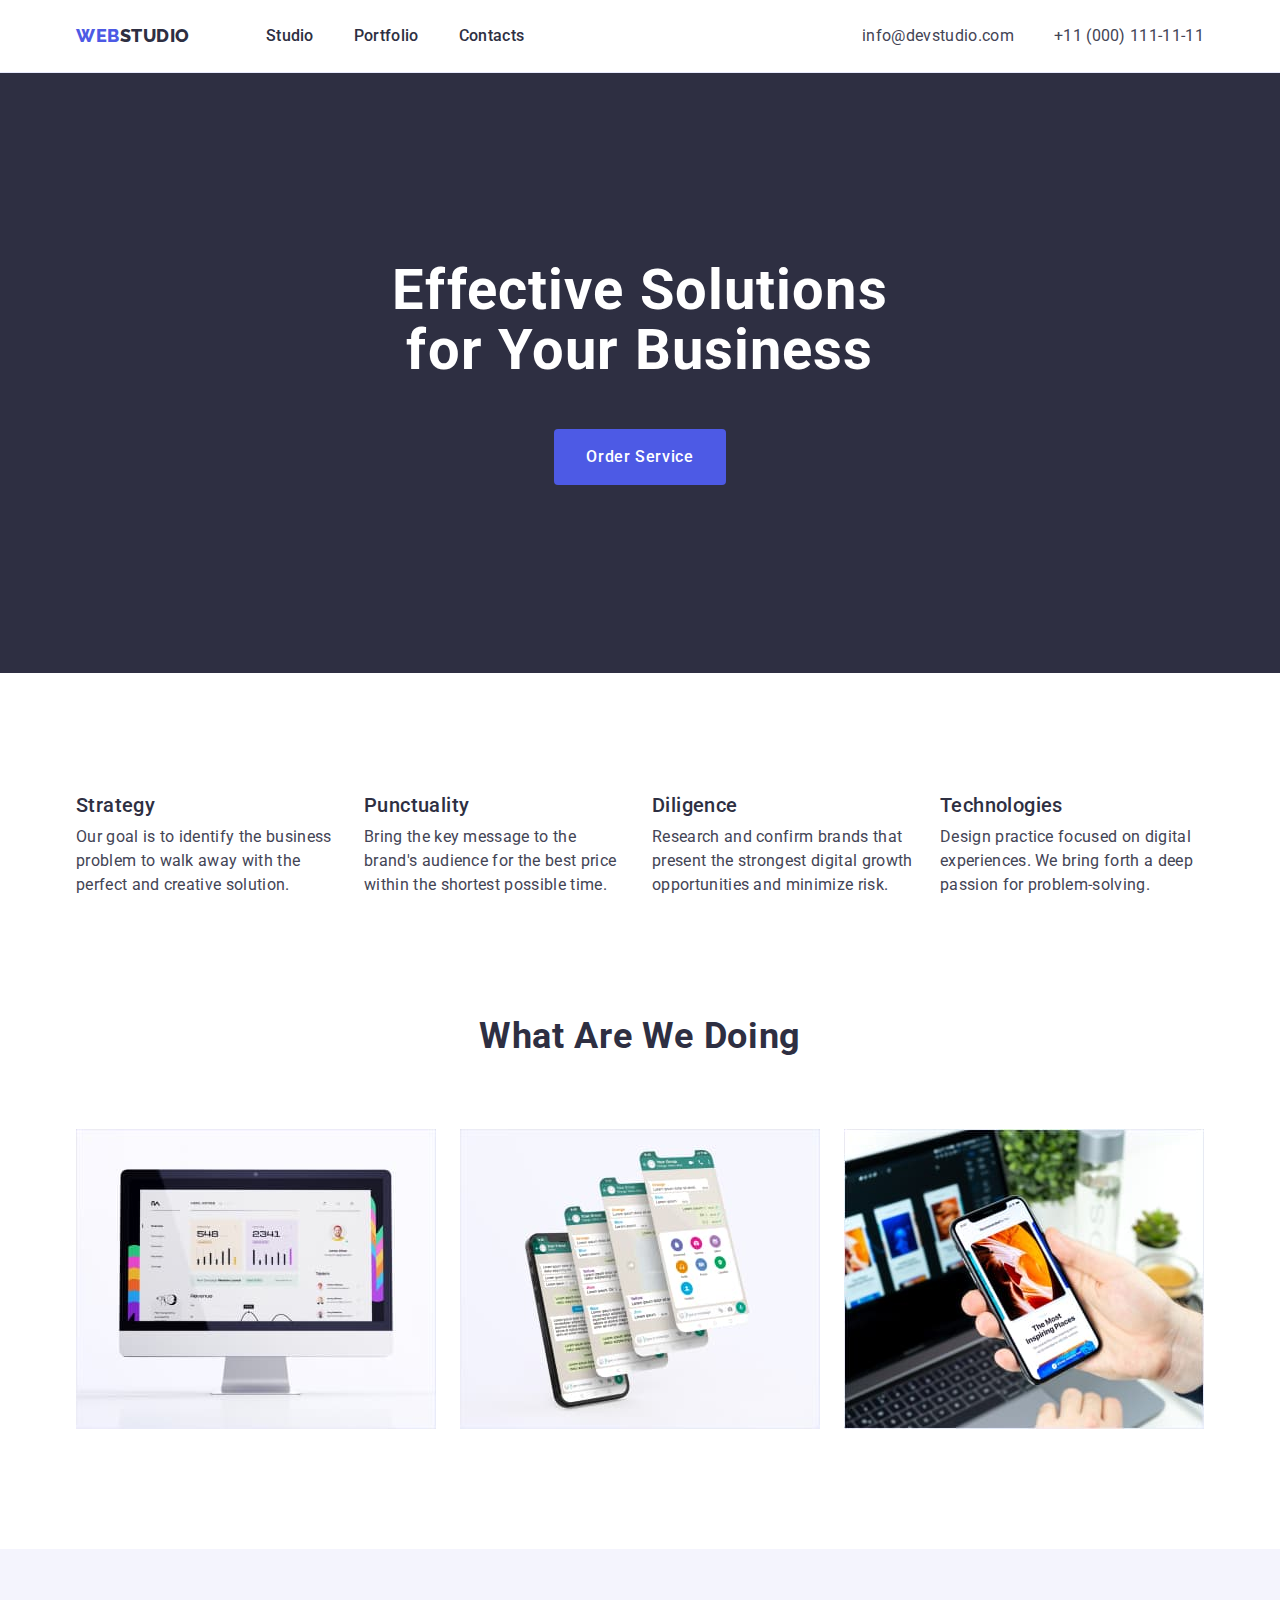
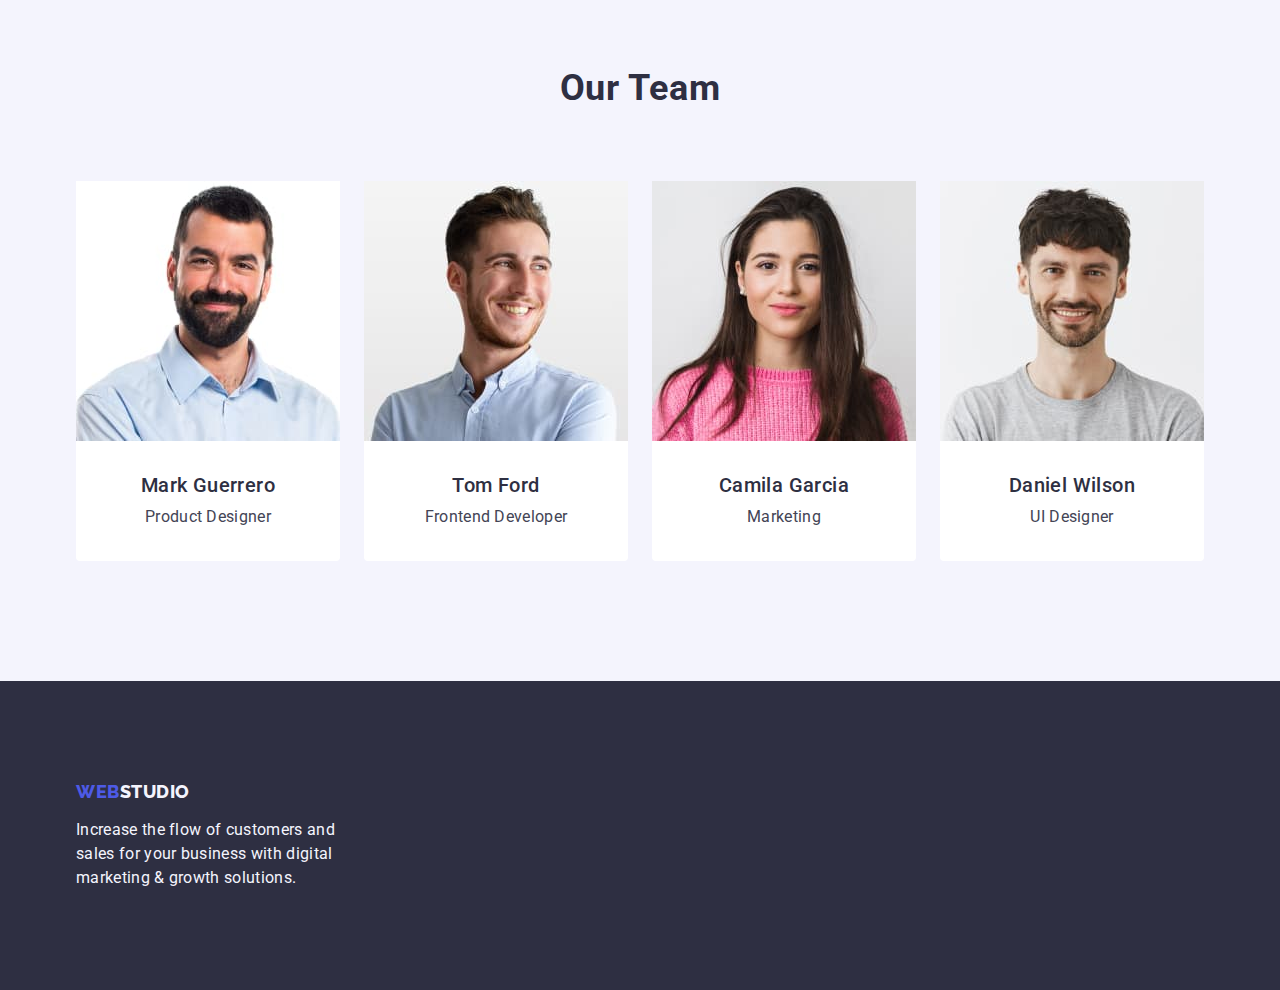
<file: index.html>
<!DOCTYPE html>
<html lang="en">
  <head>
    <meta charset="UTF-8" />
    <meta http-equiv="X-UA-Compatible" content="IE=edge" />
    <meta name="viewport" content="width=device-width, initial-scale=1.0" />
    <link rel="preconnect" href="https://fonts.googleapis.com" />
    <link rel="preconnect" href="https://fonts.gstatic.com" crossorigin />
    <link
      rel="stylesheet"
      href="https://cdnjs.cloudflare.com/ajax/libs/modern-normalize/1.0.0/modern-normalize.min.css"
    />
    <link
      href="https://fonts.googleapis.com/css2?family=Raleway:wght@800&family=Roboto:wght@400;500;700&display=swap"
      rel="stylesheet"
    />
    <link rel="stylesheet" href="./css/styles.css" />
    <title>Web Studio</title>
  </head>

  <body>
    <header class="page-header">
      <div class="container page-header-container">
        <nav class="page-navigation">
          <a class="logo link" href="./index.html"
            >Web<span class="header-second-part-logo">Studio</span></a
          >
          <ul class="menu list">
            <li class="menu-item">
              <a class="menu-link link" href="./index.html">Studio</a>
            </li>
            <li class="menu-item">
              <a class="menu-link link" href="./portfolio.html">Portfolio</a>
            </li>
            <li class="menu-item">
              <a class="menu-link link" href="">Contacts</a>
            </li>
          </ul>
        </nav>
        <address class="comp-adress">
          <ul class="contact-list list">
            <li class="contact-list-item">
              <a class="contact-list-link link" href="mailto:info@devstudio.com"
                >info@devstudio.com</a
              >
            </li>
            <li class="contact-list-item">
              <a class="contact-list-link link" href="tel:+110001111111">+11 (000) 111-11-11</a>
            </li>
          </ul>
        </address>
      </div>
    </header>
    <main>
      <section class="hero">
        <div class="container">
          <h1 class="hero-title">Effective Solutions for Your Business</h1>
          <button class="modal-btn" type="button">Order Service</button>
        </div>
      </section>
      <section class="features">
        <div class="container">
          <h2 class="hidden-title" hidden>Features</h2>
          <ul class="features-list list">
            <li class="features-item">
              <h3 class="features-item-title">Strategy</h3>
              <p class="features-item-description">
                Our goal is to identify the business problem to walk away with the perfect and
                creative solution.
              </p>
            </li>
            <li class="features-item">
              <h3 class="features-item-title">Punctuality</h3>
              <p class="features-item-description">
                Bring the key message to the brand's audience for the best price within the shortest
                possible time.
              </p>
            </li>
            <li class="features-item">
              <h3 class="features-item-title">Diligence</h3>
              <p class="features-item-description">
                Research and confirm brands that present the strongest digital growth opportunities
                and minimize risk.
              </p>
            </li>
            <li class="features-item">
              <h3 class="features-item-title">Technologies</h3>
              <p class="features-item-description">
                Design practice focused on digital experiences. We bring forth a deep passion for
                problem-solving.
              </p>
            </li>
          </ul>
        </div>
      </section>
      <section class="activities">
        <div class="container">
          <h2 class="main-page-section-title">What are we doing</h2>
          <ul class="activities-list list">
            <li class="activities-item">
              <img
                class="illustration"
                src="./images/image1.jpg"
                alt="Computer"
                width="360"
                height="300"
              />
            </li>
            <li class="activities-item">
              <img
                class="illustration"
                src="./images/image2.jpg"
                alt="Smartphone"
                width="360"
                height="300"
              />
            </li>
            <li class="activities-item">
              <img
                class="illustration"
                src="./images/image3.jpg"
                alt="Smartphone and Computer"
                width="360"
                height="300"
              />
            </li>
          </ul>
        </div>
      </section>

      <section class="employees">
        <div class="container">
          <h2 class="main-page-section-title">Our Team</h2>
          <ul class="employees-list list">
            <li class="employees-card">
              <img
                class="employees-photo"
                src="./images/mark-guerrero.jpg"
                alt="Worker"
                width="264"
                height="260"
              />
              <div class="employees-description"><h3 class="employees-name">Mark Guerrero</h3>
              <p class="employees-position">Product Designer</p></div>
            </li>
            <li class="employees-card">
              <img
                class="employees-photo"
                src="./images/tom-ford.jpg"
                alt="Worker"
                width="264"
                height="260"
              />
              <div class="employees-description"><h3 class="employees-name">Tom Ford</h3>
              <p class="employees-position">Frontend Developer</p></div>
            </li>
            <li class="employees-card">
              <img
                class="employees-photo"
                src="./images/camila-garcia.jpg"
                alt="Worker"
                width="264"
                height="260"
              />
              <div class="employees-description"><h3 class="employees-name">Camila Garcia</h3>
              <p class="employees-position">Marketing</p></div>
            </li>
            <li class="employees-card">
              <img
                class="employees-photo"
                src="./images/daniel-wilson.jpg"
                alt="Worker"
                width="264"
                height="260"
              />
              <div class="employees-description"><h3 class="employees-name">Daniel Wilson</h3>
              <p class="employees-position">UI Designer</p></div>
            </li>
          </ul>
        </div>
      </section>
    </main>

    <footer class="footer">
      <div class="footer-container container">
        <a class="logo footer-logo link" href="./index.html"
          >Web<span class="footer-second-part-logo">Studio</span></a
        >

        <p class="footer-text">
          Increase the flow of customers and sales for your business with digital marketing & growth
          solutions.
        </p>
      </div>
    </footer>
  </body>
</html>
</file>
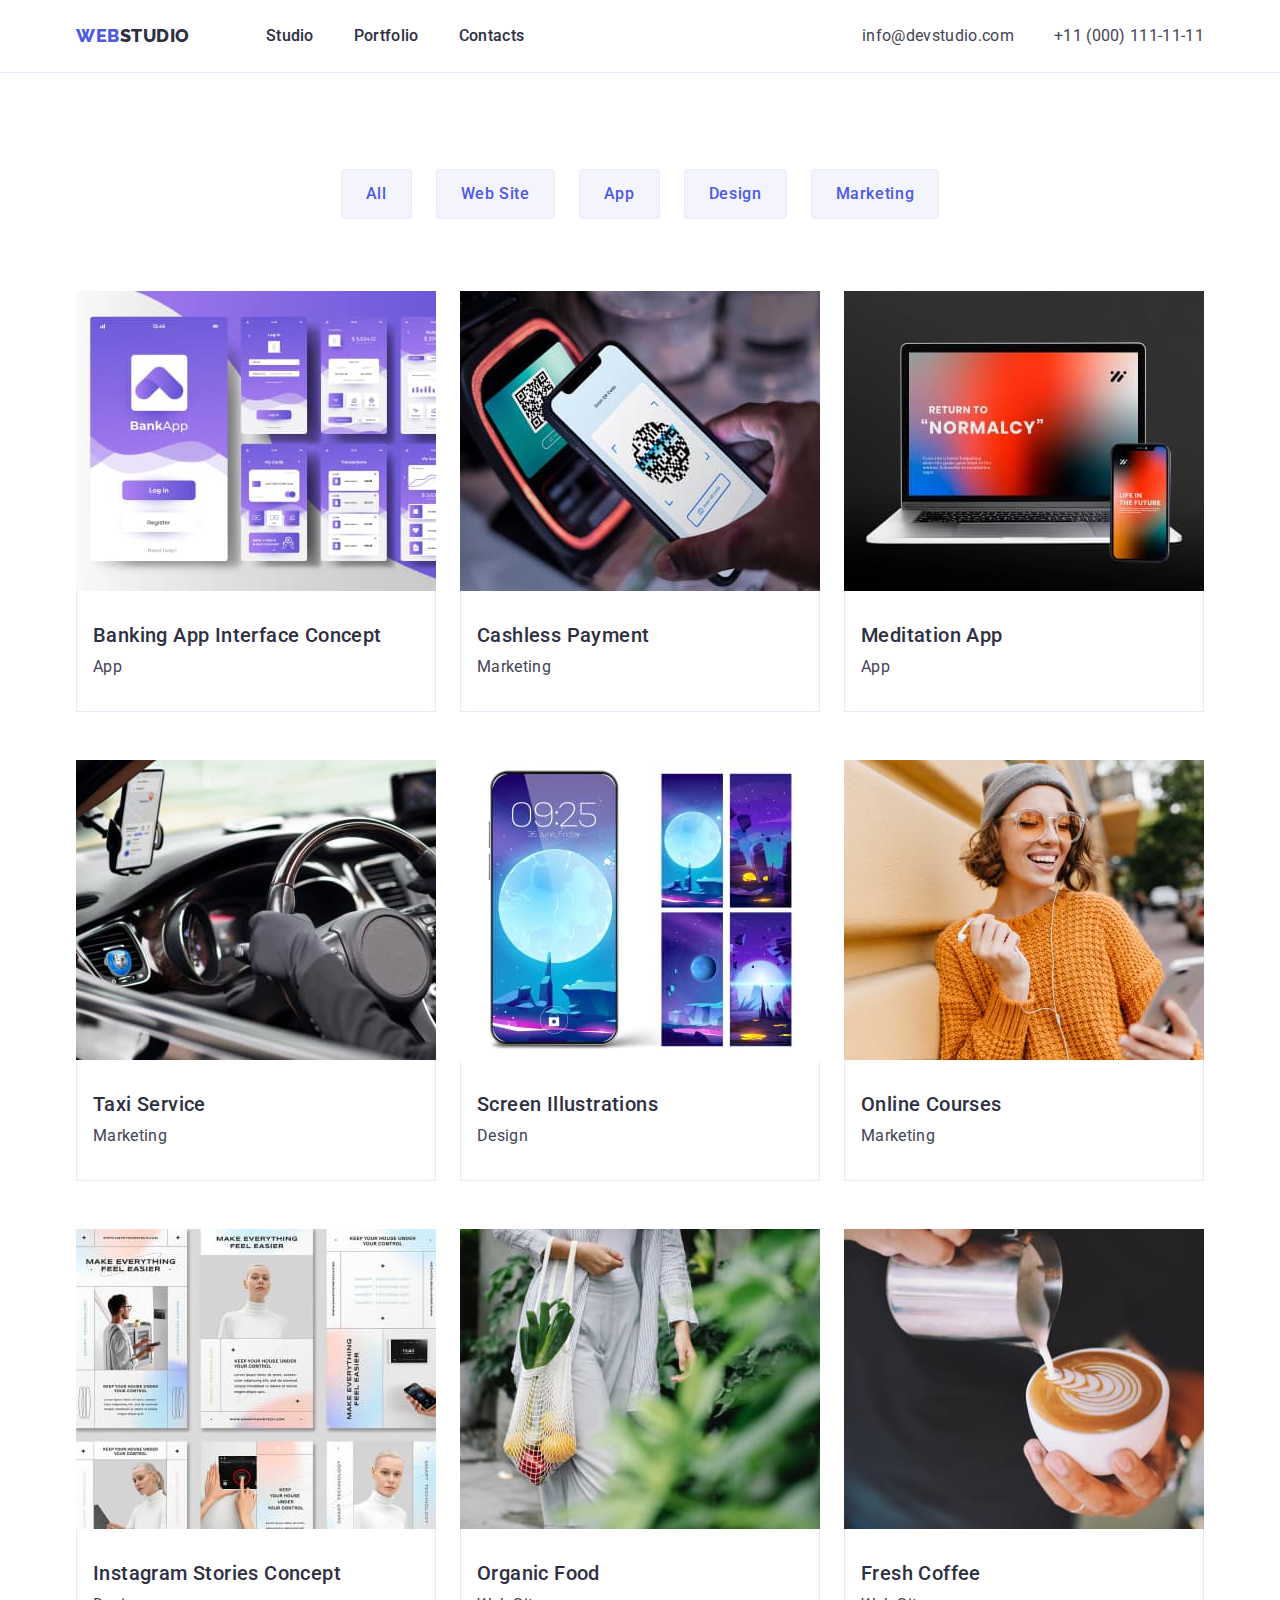
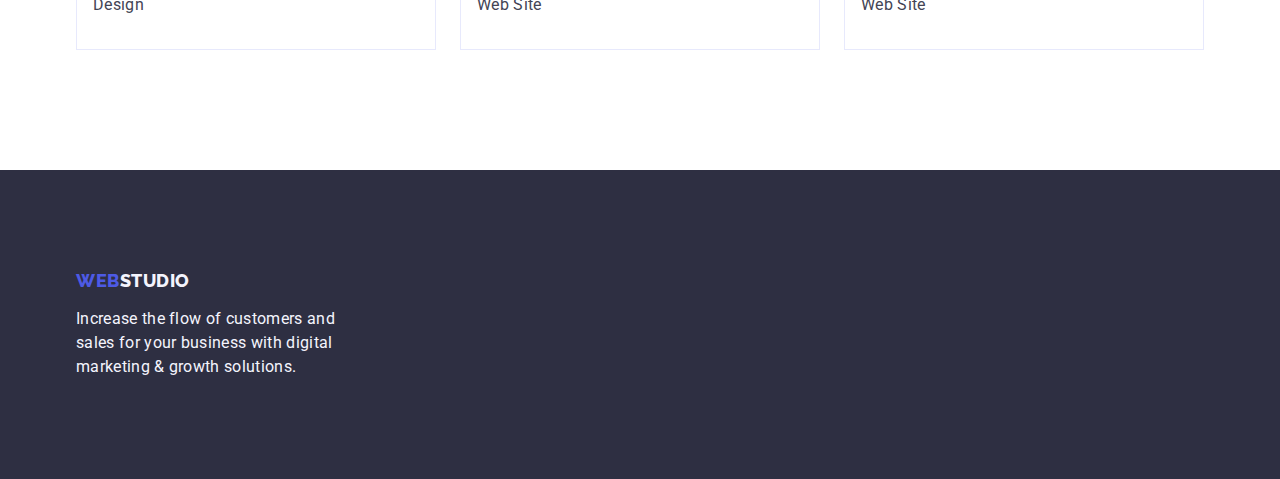
<file: portfolio.html>
<!DOCTYPE html>
<html lang="en">
  <head>
    <meta charset="UTF-8" />
    <meta http-equiv="X-UA-Compatible" content="IE=edge" />
    <meta name="viewport" content="width=device-width, initial-scale=1.0" />
    <title>Portfolio</title>
    <link rel="preconnect" href="https://fonts.googleapis.com" />
    <link rel="preconnect" href="https://fonts.gstatic.com" crossorigin />
    <link rel="stylesheet" href="https://cdnjs.cloudflare.com/ajax/libs/modern-normalize/1.0.0/modern-normalize.min.css">
    <link
      href="https://fonts.googleapis.com/css2?family=Raleway:wght@800&family=Roboto:wght@400;500;700&display=swap"
      rel="stylesheet"
    />
    <link rel="stylesheet" href="./css/styles.css" />
  </head>
  <body>
    <header class="page-header">
      <div class="container page-header-container">
        <nav class="page-navigation">
          <a class="logo link" href="./index.html"
            >Web<span class="header-second-part-logo">Studio</span></a
          >
          <ul class="menu list">
            <li class="menu-item">
              <a class="menu-link link" href="./index.html">Studio</a>
            </li>
            <li class="menu-item">
              <a class="menu-link link" href="./portfolio.html">Portfolio</a>
            </li>
            <li class="menu-item">
              <a class="menu-link link" href="">Contacts</a>
            </li>
          </ul>
        </nav>
        <address class="comp-adress">
          <ul class="contact-list list">
            <li class="contact-list-item">
              <a class="contact-list-link link" href="mailto:info@devstudio.com"
                >info@devstudio.com</a
              >
            </li>
            <li class="contact-list-item">
              <a class="contact-list-link link" href="tel:+110001111111">+11 (000) 111-11-11</a>
            </li>
          </ul>
        </address>
      </div>
    </header>
    <main>
      <section class="portfolio-page ">
        <div class="container"><h1 hidden>Our Potfolio</h1>
        <ul class="btn-list list">
          <li class="btn-item">
            <button class="filter-btn" type="button">All</button>
          </li>
          <li class="btn-item">
            <button class="filter-btn" type="button">Web Site</button>
          </li>
          <li class="btn-item">
            <button class="filter-btn" type="button">App</button>
          </li>
          <li class="btn-item">
            <button class="filter-btn" type="button">Design</button>
          </li>
          <li class="btn-item">
            <button class="filter-btn" type="button">Marketing</button>
          </li>
        </ul>
        <ul class="works-list list">
          <li class="works-item">
            <a class="works-item-link link" href="">
              <img src="./images/banking-app.jpg" alt="App intefaces"  />
              <div class="works-item-text"><h2 class="works-name">Banking App Interface Concept</h2>
              <p class="works-description">App</p></div>
            </a>
          </li>
          <li class="works-item">
            <a class="works-item-link link" href="">
              <img
                src="./images/cashless-payment.jpg"
                alt="Payment by Smartphone"
              />
              <div class="works-item-text"><h2 class="works-name">Cashless Payment</h2>
              <p class="works-description">Marketing</p></div></a
            >
          </li>
          <li class="works-item">
            <a class="works-item-link link" href="">
              <img
                src="./images/meditation-app.jpg"
                alt="Computer and Smartphone"
              />
              <div class="works-item-text"><h2 class="works-name">Meditation App</h2>
              <p class="works-description">App</p></div></a
            >
          </li>
          <li class="works-item">
            <a class="works-item-link link" href="">
              <img
                src="./images/taxi-service.jpg"
                alt="Car steering wheel"
              />
              <div class="works-item-text"><h2 class="works-name">Taxi Service</h2>
              <p class="works-description">Marketing</p></div></a
            >
          </li>
          <li class="works-item">
            <a class="works-item-link link" href="">
              <img
                src="./images/screen-illustrations.jpg"
                alt="Phone wallpapers"
              />
              <div class="works-item-text"><h2 class="works-name">Screen Illustrations</h2>
              <p class="works-description">Design</p></div></a
            >
          </li>
          <li class="works-item">
            <a class="works-item-link link" href="">
              <img
                src="./images/online-courses.jpg"
                alt="Girl with headphones"
              />
              <div class="works-item-text"><h2 class="works-name">Online Courses</h2>
              <p class="works-description">Marketing</p></div></a
            >
          </li>
          <li class="works-item">
            <a class="works-item-link link" href="">
              <img
                src="./images/insta-stories-concept.jpg"
                alt="Stories templates"
              />
              <div class="works-item-text"><h2 class="works-name">Instagram Stories Concept</h2>
              <p class="works-description">Design</p></div></a
            >
          </li>
          <li class="works-item">
            <a class="works-item-link link" href="">
              <img src="./images/organic-food.jpg" alt="Bag with fruits"  />
              <div class="works-item-text"><h2 class="works-name">Organic Food</h2>
              <p class="works-description">Web Site</p></div></a
            >
          </li>
          <li class="works-item">
            <a class="works-item-link link" href="">
              <img src="./images/fresh-coffee.jpg" alt="Cofee making"  />
              <div class="works-item-text"><h2 class="works-name">Fresh Coffee</h2>
              <p class="works-description">Web Site</p></div>
            </a>
          </li>
        </ul>
      </div>
      </section>
    </main>
    <div class="footer-container">
      <footer class="footer">
        <div class="footer-container container">
          <a class="logo footer-logo link" href="./index.html"
            >Web<span class="footer-second-part-logo">Studio</span></a
          >
  
          <p class="footer-text">
            Increase the flow of customers and sales for your business with digital marketing & growth
            solutions.
          </p>
        </div>
      </footer>
  </div>
  </body>
</html>
</file>
<file: css/styles.css>
:root {
  --primary-brand-color: #4d5ae5;
  --pressed-state-color: #404bbf;
  --dark-color: #2e2f42;
  --success-color: #31d0aa;
  --body-text-color: #434455;
  --subtle-text-color: #8e8f99;
  --accent-color: #e7e9fc;
  --light-color: #f4f4fd;
  --modal-overlay-color: #2e2f42;
  --hero-background-color: #2e2f42;
  --white-background-color: #ffffff;
  --modal-background-color: #fcfcfc;
}


.list {
  list-style: none;
}

.link {
  text-decoration: none;
}
button {
  cursor: pointer;
}

h1,
h2,
h3,
h4,
h5,
h6,
p {
  margin-top: 0;
  margin-bottom: 0;
}

ul {
  margin-top: 0;
  margin-bottom: 0;
  padding-left: 0;
}

img {
  display: block;
}

body {
  font-family: 'Roboto', sans-serif;
  color: var(--body-text-color);
  font-weight: 400;
  font-size: 16px;
  line-height: 1.5;
  letter-spacing: 0.02em;
  background-color: var(--white-background-color);
}

.container {
  width: 1158px;
  margin: 0 auto;
  padding: 0 15px;
}

.logo {
  font-family: 'Raleway', sans-serif;
  font-weight: 800;
  font-size: 18px;
  line-height: 1.17;
  letter-spacing: 0.03em;
  text-transform: uppercase;
  color: var(--primary-brand-color);
  margin-right: 76px;
}

.header-second-part-logo {
  color: var(--dark-color);
}

.footer-second-part-logo {
  color: var(--light-color);
}

.comp-adress {
  font-style: normal;
  margin-left: auto;
}

.menu-item {
  font-weight: 500;
  font-size: 16px;
  line-height: 1.5;
  padding-top: 24px;
  padding-bottom: 24px;

}

.menu-link {
  color: var(--dark-color);
  padding-top: 24px;
  padding-bottom: 24px;
}

.menu-link:active,
.menu-link:hover,
.menu-link:focus {
  color: var(--pressed-state-color);
}

.contact-list-link {
  font-size: 16px;
  line-height: 1.5;
  color: var(--body-text-color);
}

.contact-list-link:hover,
.contact-list-link:focus {
  color: var(--pressed-state-color);
}


/* Header */

.page-navigation {
  display: flex;
  align-items: center;
}

.page-header {
  border-bottom: 1px solid var(--accent-color);
  display: flex;
  align-items: center;
}

.page-header-container {
  display: flex;
  align-items: center;
  /* padding-bottom: 24px;
  padding-top: 24px; */
}

.menu {
  display: flex;
  gap: 40px;
}

.contact-list {
  display: flex;
  gap: 40px;
}


.hero {
  background-color: var(--dark-color);
  /* width: 1440px; */
  margin: auto; 
  padding-top: 188px;
  padding-bottom: 188px;
}



.hero-title {
  font-weight: 700;
  font-size: 56px;
  line-height: 1.07;
  color: var(--white-background-color);
  letter-spacing: 0.02em;
  max-width: 496px;
  margin: auto;
  padding-bottom: 48px;
  text-align: center;
}

.modal-btn {
  
  display: block;

  min-width: 169px;
  height: 56px;
  padding: 16px 32px;
  border: none;
  border-radius: 4px;
  margin: auto;

  font-family: 'Roboto', sans-serif;
  font-weight: 500;
  font-size: 16px;
  line-height: 1.5;
  align-items: center;
  letter-spacing: 0.04em;
  color: var(--white-background-color);
  background-color: var(--primary-brand-color);

}

.modal-btn:hover,
.modal-btn:focus {
  background-color: var(--pressed-state-color);
}


.features {
  padding-top: 120px;
  padding-bottom: 120px;
}
.features-item-title {
  margin-bottom: 8px;
  
  font-weight: 500;
  font-size: 20px;
  line-height: 1.2;
  color: var(--dark-color);
  letter-spacing: 0.02em;
}

.features-list {
  display: flex;
  gap: 24px;
}

.features-item {
  width: calc((100% - 72px) / 4);
}


.main-page-section-title {
  margin-bottom: 72px;
  
  font-weight: 700;
  font-size: 36px;
  line-height: 1.11;
  color: var(--dark-color);
  letter-spacing: 0.02em;
  text-transform: capitalize;
  text-align: center;
}

.activities {
  padding-bottom: 120px;
}

.activities-list {
  display: flex;
  gap: 24px;
}

.activities-item {
  width: calc((100% - 48px) / 3);
}

.employees-list {
  display: flex;
  gap: 24px;
}


.employees {
  background-color: var(--light-color);
  /* width: 1440px; */
  margin: 0 auto;
  padding-top: 120px;
  padding-bottom: 120px;
}

.employees-card {
  background-color: var(--white-background-color);
  border-radius: 0px 0px 4px 4px;

  width: calc((100% - 72px) / 4);
}

.employees-name {
  margin-bottom: 8px;

  font-weight: 500;
  font-size: 20px;
  line-height: 1.2;
  color: var(--dark-color);
  letter-spacing: 0.02em;
  text-align: center;
}

.employees-position {
 text-align: center;
}

.employees-description {
  padding: 32px 16px;
}

.footer {
  background-color: var(--dark-color);
  /* width: 1440px; */
  margin: 0 auto;
  padding-bottom: 100px;
  padding-top: 100px;
}

.footer-text {
  color: var(--light-color);
  max-width: 264px;
}

.footer-logo {
  display: inline-block;
  margin-bottom: 16px;
}

/* Portfolio */


.btn-list {
  display: flex;
  justify-content: center;
  gap: 24px;
  margin-bottom: 72px;
}



.filter-btn {
  
  border: 1px solid var(--accent-color);
  border-radius: 4px;
  padding: 12px 24px;
  
  color: var(--primary-brand-color);
  background-color: var(--light-color);
  font-family: 'Roboto', sans-serif;
  font-weight: 500;
  font-size: 16px;
  line-height: 1.5;
  letter-spacing: 0.04em;
}

.filter-btn:hover,
.filter-btn:focus {
  border: 1px solid transparent;
  
  color: var(--white-background-color);
  background-color: var(--pressed-state-color);
}

.portfolio-page {
  padding-top: 96px; 
  padding-bottom: 120px;
}

.works-list {
  display: flex;
  flex-wrap: wrap;
  column-gap: 24px;
  row-gap: 48px;
}

.works-item {
  box-sizing: border-box;
  flex-basis: calc((100% - 48px) / 3);
}

.works-name {
  
  margin-bottom: 8px;
  
  font-weight: 500;
  font-size: 20px;
  line-height: 1.2;
  letter-spacing: 0.02em;
  color: var(--dark-color);
}

.works-description {
  color: var(--body-text-color);
}

.works-item-text {
  padding: 32px 16px;

  border: 1px solid var(--accent-color);
  border-top: none;
}
</file>
